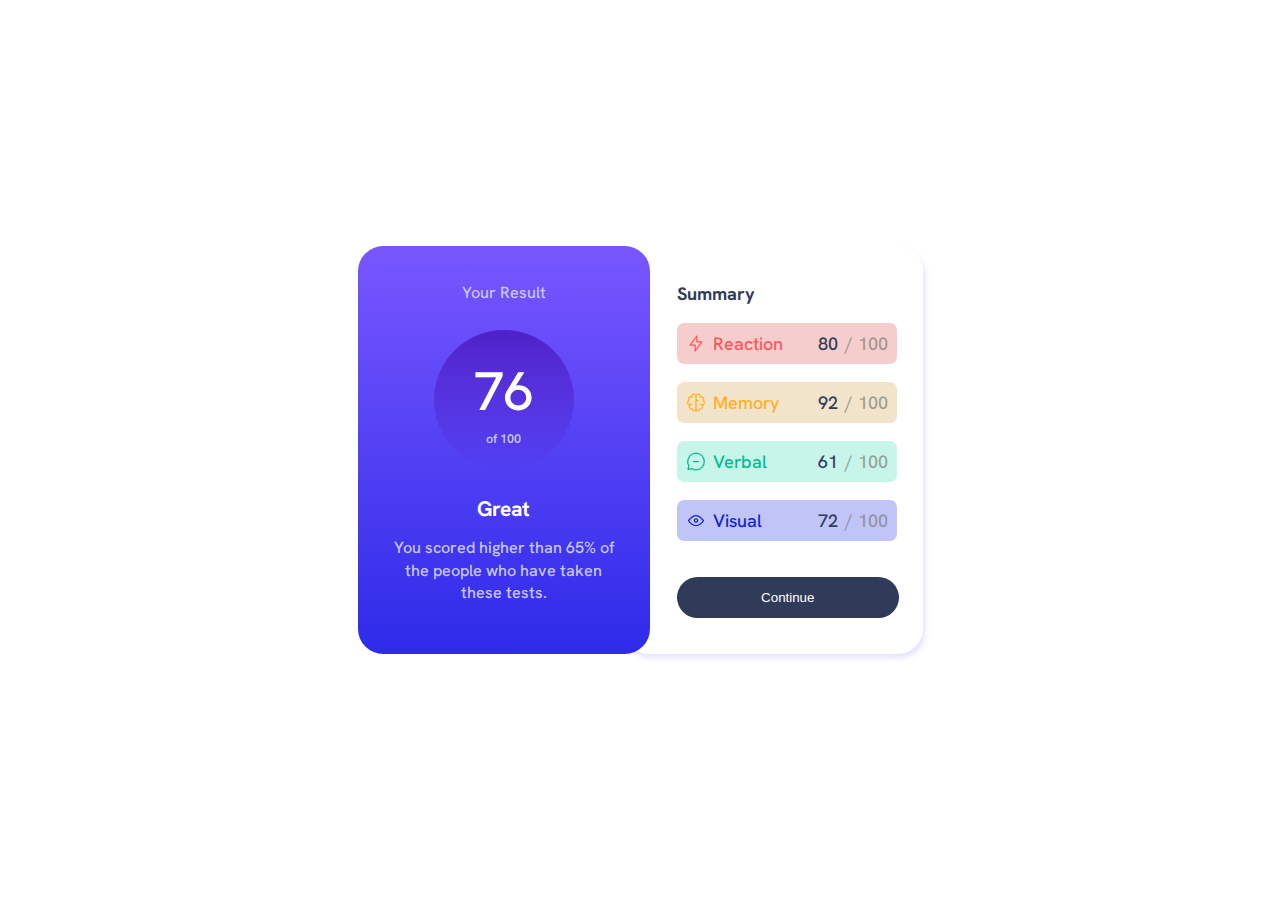
<file: index.html>
<!DOCTYPE html>
<html lang="en">
  <head>
    <meta charset="UTF-8" />
    <meta name="viewport" content="width=device-width, initial-scale=1.0" />
    <!-- displays site properly based on user's device -->

    <link
      rel="icon"
      type="image/png"
      sizes="32x32"
      href="./assets/images/favicon-32x32.png"
    />

    <link rel="stylesheet" href="style.css" />

    <title>Results summary component</title>
  </head>
  <body>
    <div class="container">
      <div class="blue-col">
        <p class="title">Your Result</p>
        <div class="circle">
          <p>76</p>
          <span>of 100</span>
        </div>

        <h3>Great</h3>
        <p>
          You scored higher than 65% of <br />
          the people who have taken <br />
          these tests.
        </p>
      </div>

      <div class="white-col">
        <p class="title">Summary</p>
        <div class="box">
          <div class="reaction">
            <div class="image">
              <img src="./assets/images/icon-reaction.svg" alt="" />
              <p>Reaction</p>
            </div>
            <div class="number">
              <p>80</p>
              <span>/ 100</span>
            </div>
          </div>

          <div class="memory">
            <div class="image2">
              <img src="./assets/images/icon-memory.svg" alt="" />
              <p>Memory</p>
            </div>
            <div class="number">
              <p>92</p>
              <span> / 100</span>
            </div>
          </div>

          <div class="verbal">
            <div class="image3">
              <img src="./assets/images/icon-verbal.svg" alt="" />
              <p>Verbal</p>
            </div>
            <div class="number">
              <p>61</p>
              <span> / 100</span>
            </div>
          </div>

          <div class="visual">
            <div class="image4">
              <img src="./assets/images/icon-visual.svg" alt="" />
              <p>Visual</p>
            </div>
            <div class="number">
              <p>72</p>
              <span> / 100</span>
            </div>
          </div>
        </div>
        <button class="btn">Continue</button>
      </div>
    </div>
  </body>
</html>
</file>
<file: style.css>
@import url("https://fonts.googleapis.com/css2?family=Hanken+Grotesk:wght@500;700;800&display=swap");

* {
  margin: 0;
  padding: 0;
  box-sizing: border-box;
}

:root {
  /* ## Colors */
  /* ### Primary */

  --Light-red2: hsla(0, 66%, 86%, 0.849);
  --Orangey-yellow2: hsl(39, 59%, 87%);
  --Green-teal2: hsl(166, 69%, 87%);
  --Cobalt-blue2: hsl(235, 77%, 86%);

  --Light-red: hsl(0, 100%, 67%);
  --Orangey-yellow: hsl(39, 100%, 56%);
  --Green-teal: hsl(166, 100%, 37%);
  --Cobalt-blue: hsl(234, 85%, 45%);

  /* ## Gradients */

  --Light-slate-blue-background: hsl(252, 100%, 67%);
  --Light-royal-blue-background: hsl(241, 81%, 54%);

  --Violet-blue-circle: hsla(256, 72%, 46%, 1);
  --Persian-blue-circle: hsla(241, 72%, 46%, 0);

  /* ### Neutral */

  --White: hsl(0, 0%, 100%);
  --Pale-blue: hsl(221, 100%, 96%);
  --Light-lavender2: rgba(200, 199, 255, 0.5);
  --Light-lavender: hsl(241, 100%, 89%);
  --Dark-gray-blue: hsl(224, 30%, 27%);
}

html {
  font-size: 18px;
}

body {
  font-family: "Hanken Grotesk", sans-serif;
  display: flex;
  justify-content: center;
  align-items: center;
  min-height: 100vh;
}

.container {
  max-width: 1440px;
  display: flex;
}

.blue-col {
  background-image: linear-gradient(
    var(--Light-slate-blue-background),
    var(--Light-royal-blue-background)
  );
  padding: 2rem;
  display: flex;
  flex-direction: column;
  align-items: center;
  color: var(--Light-lavender);
  border-radius: 1.4rem;
  z-index: 999;
}

.blue-col p {
  font-size: 0.9rem;
  text-align: center;
  font-weight: 500;
  line-height: 1.4;
}

.circle {
  width: 140px;
  height: 140px;
  background-image: linear-gradient(
    var(--Violet-blue-circle),
    var(--Persian-blue-circle)
  );
  border-radius: 50%;
  display: flex;
  flex-direction: column;
  justify-content: center;
  align-items: center;
  margin: 1.4rem 0;
}

.circle p {
  font-size: 3rem;
  color: var(--White);
}

.circle span {
  font-size: 0.7rem;
  font-weight: 600;
}

.blue-col h3 {
  color: var(--White);
  padding-bottom: 0.8rem;
}

.white-col {
  background-color: var(--White);
  box-shadow: 2px 4px 5px var(--Light-lavender2);
  padding: 2rem 3rem;
  border-radius: 1.4rem;
  margin-left: -1.5rem;
  width: 300px;
}

.white-col p.title {
  color: var(--Dark-gray-blue);
  font-weight: 700;
}

.box {
  padding-top: 1rem;
  display: flex;
  flex-direction: column;
  gap: 1rem;
  width: 220px;
  margin-bottom: 2rem;
}

.reaction,
.memory,
.verbal,
.visual {
  display: flex;
  justify-content: space-between;
  align-items: center;
  padding: 0.5rem;
  border-radius: 0.4rem;
}

.reaction div,
.memory div,
.verbal div,
.visual div {
  display: flex;
  gap: 7px;
  font-weight: 500;
}

.reaction {
  background-color: var(--Light-red2);
}

.image {
  color: var(--Light-red);
}

.number p {
  color: var(--Dark-gray-blue);
}

.number span {
  color: rgba(128, 128, 128, 0.718);
  font-weight: 500;
}

.memory {
  background-color: var(--Orangey-yellow2);
}

.image2 {
  color: var(--Orangey-yellow);
}

.verbal {
  background-color: var(--Green-teal2);
}

.image3 {
  color: var(--Green-teal);
}

.visual {
  background-color: var(--Cobalt-blue2);
}

.image4 {
  color: var(--Cobalt-blue);
}

.btn {
  border: none;
  background-color: var(--Dark-gray-blue);
  color: var(--White);
  padding: 0.7rem 4.7rem;
  border-radius: 50px;
}

@media screen and (max-width: 375px) {
  .container {
    flex-direction: column;
  }

  .white-col {
    margin-left: 0;
  }
}
</file>
